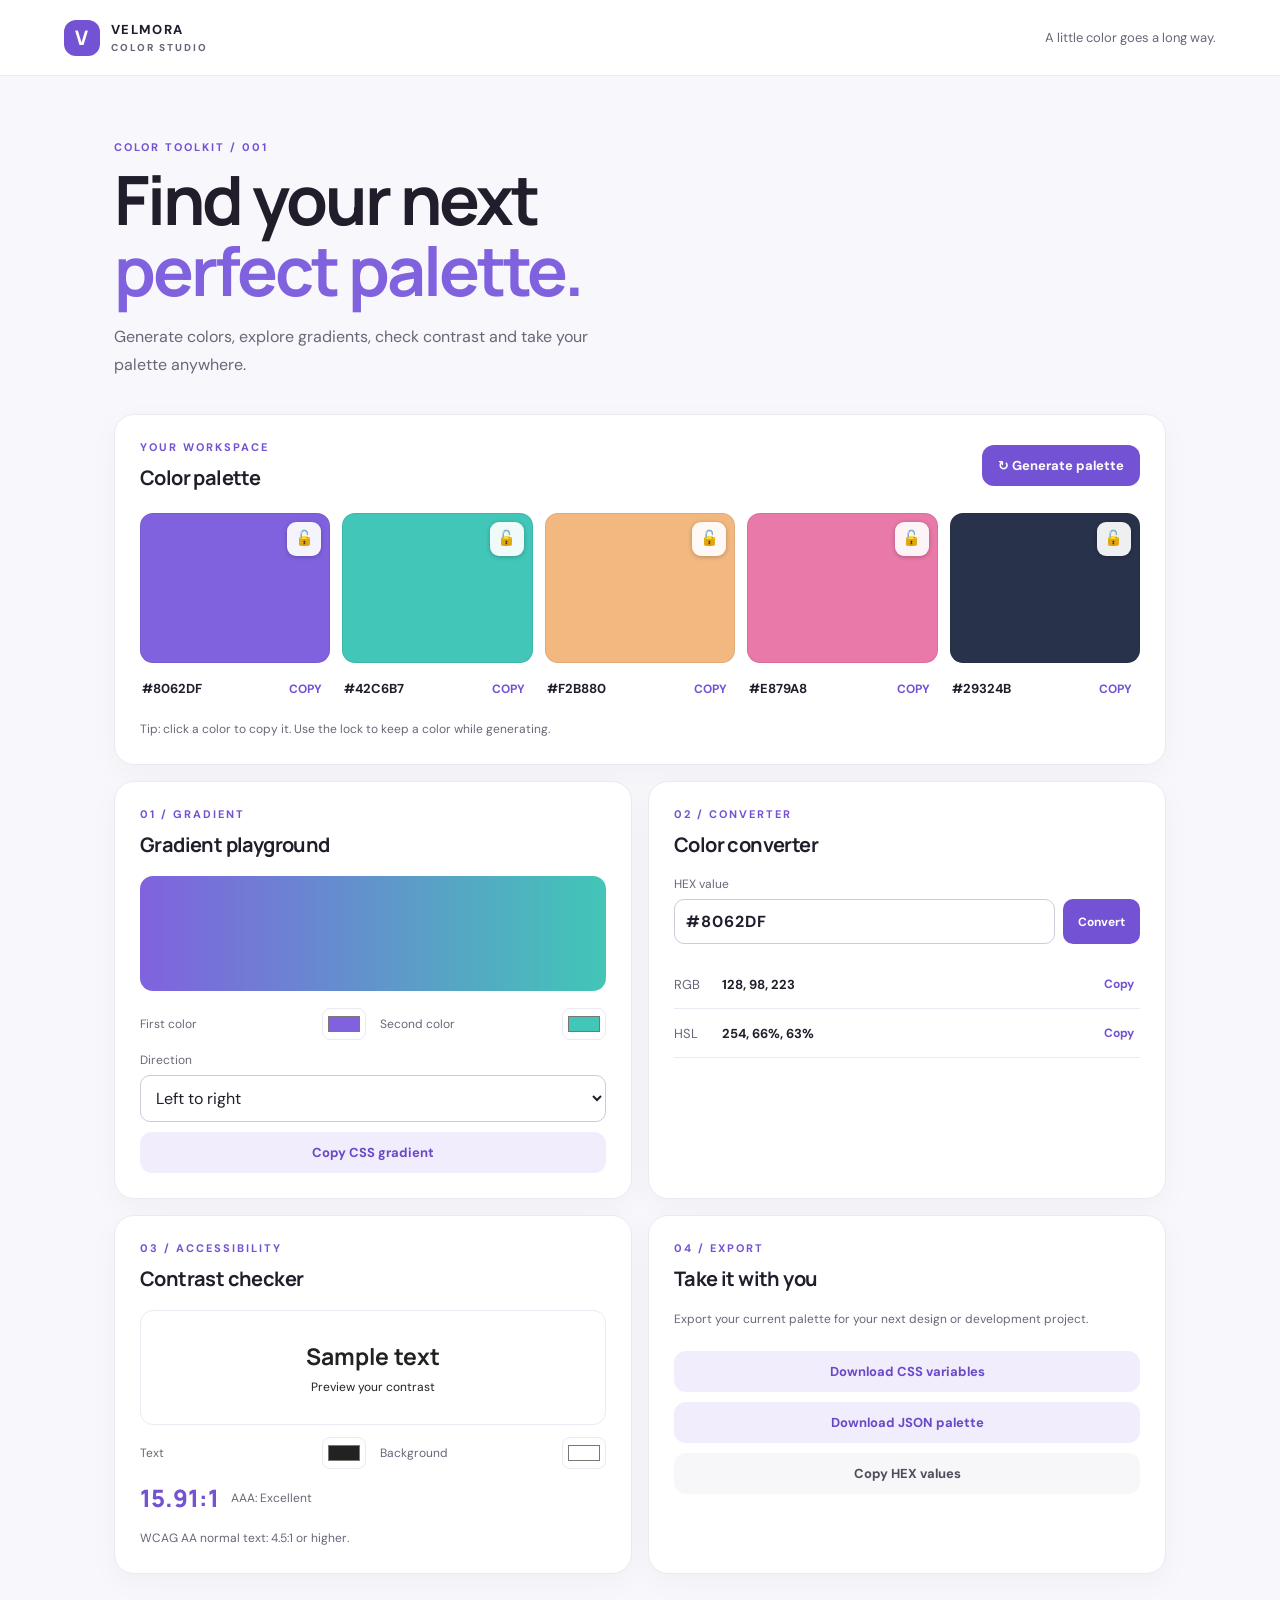
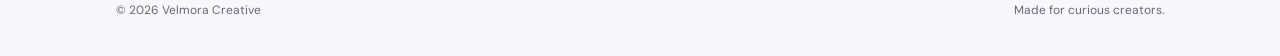
<file: index.html>
<!DOCTYPE html>
<html lang="en">
<head>
  <meta charset="UTF-8">
  <meta name="viewport" content="width=device-width, initial-scale=1.0">
  <meta name="theme-color" content="#8062df">
  <title>Color Palette Generator &amp; Contrast Checker | Velmora Color Studio</title>
  <meta name="description" content="Generate color palettes, build CSS gradients, convert HEX to RGB and HSL, check WCAG contrast, and export your palette as CSS or JSON.">
  <meta name="author" content="Velmora Creative">

  <!-- SEO: replace https://YOUR-DOMAIN.com with your real address before launch -->
  <!-- While the site is still private/staging, change the line below to: noindex, nofollow -->
  <!-- Switch back to "index, follow" on launch day -->
  <meta name="robots" content="index, follow, max-image-preview:large">
  <link rel="canonical" href="https://YOUR-DOMAIN.com/">

  <!-- Open Graph (Facebook, LinkedIn, WhatsApp, Slack, Discord) -->
  <meta property="og:type" content="website">
  <meta property="og:site_name" content="Velmora Color Studio">
  <meta property="og:title" content="Velmora Color Studio: Color Palette Generator &amp; Contrast Checker">
  <meta property="og:description" content="Generate palettes, explore gradients, check contrast and export your colors as CSS or JSON.">
  <meta property="og:url" content="https://YOUR-DOMAIN.com/">
  <meta property="og:image" content="https://YOUR-DOMAIN.com/og-image.png">
  <meta property="og:image:width" content="1200">
  <meta property="og:image:height" content="630">
  <meta property="og:image:alt" content="Velmora Color Studio: find your next perfect palette">
  <meta property="og:locale" content="en_US">

  <!-- Twitter / X -->
  <meta name="twitter:card" content="summary_large_image">
  <meta name="twitter:title" content="Velmora Color Studio: Color Palette Generator &amp; Contrast Checker">
  <meta name="twitter:description" content="Generate palettes, explore gradients, check contrast and export your colors as CSS or JSON.">
  <meta name="twitter:image" content="https://YOUR-DOMAIN.com/og-image.png">

  <!-- Structured data for Google -->
  <script type="application/ld+json">
  {
    "@context": "https://schema.org",
    "@graph": [
      {
        "@type": "WebApplication",
        "name": "Velmora Color Studio",
        "url": "https://YOUR-DOMAIN.com/",
        "description": "A color toolkit to generate palettes, explore gradients, convert HEX to RGB and HSL, check WCAG contrast, and export palettes as CSS variables or JSON.",
        "applicationCategory": "DesignApplication",
        "operatingSystem": "Any (runs in the browser)",
        "browserRequirements": "Requires JavaScript",
        "inLanguage": "en",
        "creator": { "@id": "https://YOUR-DOMAIN.com/#organization" }
      },
      {
        "@type": "Organization",
        "@id": "https://YOUR-DOMAIN.com/#organization",
        "name": "Velmora Creative",
        "url": "https://YOUR-DOMAIN.com/"
      }
    ]
  }
  </script>
  <!-- Inline favicon so there is no missing-file 404. Swap for favicon.png if you add one. -->
  <link rel="icon" href="data:image/svg+xml,%3Csvg xmlns='http://www.w3.org/2000/svg' viewBox='0 0 64 64'%3E%3Crect width='64' height='64' rx='18' fill='%238062df'/%3E%3Ctext x='32' y='45' font-size='38' font-weight='800' text-anchor='middle' fill='white' font-family='Arial,sans-serif'%3EV%3C/text%3E%3C/svg%3E">
  <link rel="preconnect" href="https://fonts.googleapis.com">
  <link rel="preconnect" href="https://fonts.gstatic.com" crossorigin>
  <link rel="stylesheet" href="https://fonts.googleapis.com/css2?family=DM+Sans:wght@400;500;600;700&family=Manrope:wght@400;500;600;700;800&display=swap">
  <link rel="stylesheet" href="style.css">
</head>
<body>
  <header class="topbar">
    <a class="brand" href="#" aria-label="Velmora Color Studio home">
      <span class="brand-mark" aria-hidden="true">V</span>
      <span>VELMORA <small>COLOR STUDIO</small></span>
    </a>
    <span class="top-note">A little color goes a long way.</span>
  </header>

  <main class="container">
    <section class="intro">
      <p class="eyebrow">COLOR TOOLKIT / 001</p>
      <h1>Find your next<br><span>perfect palette.</span></h1>
      <p class="intro-copy">Generate colors, explore gradients, check contrast and take your palette anywhere.</p>
    </section>

    <section class="panel palette-panel">
      <div class="section-heading">
        <div><p class="eyebrow">YOUR WORKSPACE</p><h2>Color palette</h2></div>
        <button class="button button-primary" id="generateBtn">↻ Generate palette</button>
      </div>
      <div class="swatches" id="swatches" role="group" aria-label="Color palette"></div>
      <noscript><p class="hint">Velmora Color Studio needs JavaScript to generate palettes, gradients and contrast checks. Please turn it on in your browser settings.</p></noscript>
      <p class="hint">Tip: click a color to copy it. Use the lock to keep a color while generating.</p>
    </section>

    <section class="tools-grid">
      <article class="panel">
        <p class="eyebrow">01 / GRADIENT</p>
        <h2>Gradient playground</h2>
        <div class="gradient-preview" id="gradientPreview" role="img" aria-label="Gradient preview"></div>
        <div class="field-row">
          <label>First color<input type="color" id="gradientA" value="#8062df"></label>
          <label>Second color<input type="color" id="gradientB" value="#42c6b7"></label>
        </div>
        <label class="field-label" for="gradientDirection">Direction</label>
        <select id="gradientDirection">
          <option value="to right">Left to right</option>
          <option value="to bottom">Top to bottom</option>
          <option value="135deg">Diagonal</option>
          <option value="to left">Right to left</option>
        </select>
        <button class="button button-secondary full" id="copyGradient">Copy CSS gradient</button>
      </article>

      <article class="panel">
        <p class="eyebrow">02 / CONVERTER</p>
        <h2>Color converter</h2>
        <label class="field-label" for="convertHex">HEX value</label>
        <div class="input-with-button"><input id="convertHex" value="#8062DF" maxlength="7" spellcheck="false" autocomplete="off"><button class="mini-button" id="convertBtn">Convert</button></div>
        <div class="conversion-list">
          <div><span>RGB</span><strong id="rgbValue">128, 98, 223</strong><button data-copy="rgbValue" aria-label="Copy RGB">Copy</button></div>
          <div><span>HSL</span><strong id="hslValue">255, 65%, 63%</strong><button data-copy="hslValue" aria-label="Copy HSL">Copy</button></div>
        </div>
        <p class="status" id="convertStatus" aria-live="polite"></p>
      </article>

      <article class="panel">
        <p class="eyebrow">03 / ACCESSIBILITY</p>
        <h2>Contrast checker</h2>
        <div class="contrast-preview" id="contrastPreview"><span>Sample text</span><small>Preview your contrast</small></div>
        <div class="field-row">
          <label>Text<input type="color" id="textColor" value="#222222"></label>
          <label>Background<input type="color" id="backgroundColor" value="#ffffff"></label>
        </div>
        <div class="contrast-result" aria-live="polite"><strong id="contrastRatio">15.9:1</strong><span id="contrastGrade">Excellent contrast</span></div>
        <p class="hint">WCAG AA normal text: 4.5:1 or higher.</p>
      </article>

      <article class="panel">
        <p class="eyebrow">04 / EXPORT</p>
        <h2>Take it with you</h2>
        <p class="muted">Export your current palette for your next design or development project.</p>
        <button class="button button-secondary full" id="exportCss">Download CSS variables</button>
        <button class="button button-secondary full" id="exportJson">Download JSON palette</button>
        <button class="button button-quiet full" id="copyPalette">Copy HEX values</button>
        <p class="status" id="exportStatus" aria-live="polite"></p>
      </article>
    </section>

    <footer><span>© 2026 Velmora Creative</span><span>Made for curious creators.</span></footer>
  </main>
  <script src="script.js"></script>
</body>
</html>
</file>
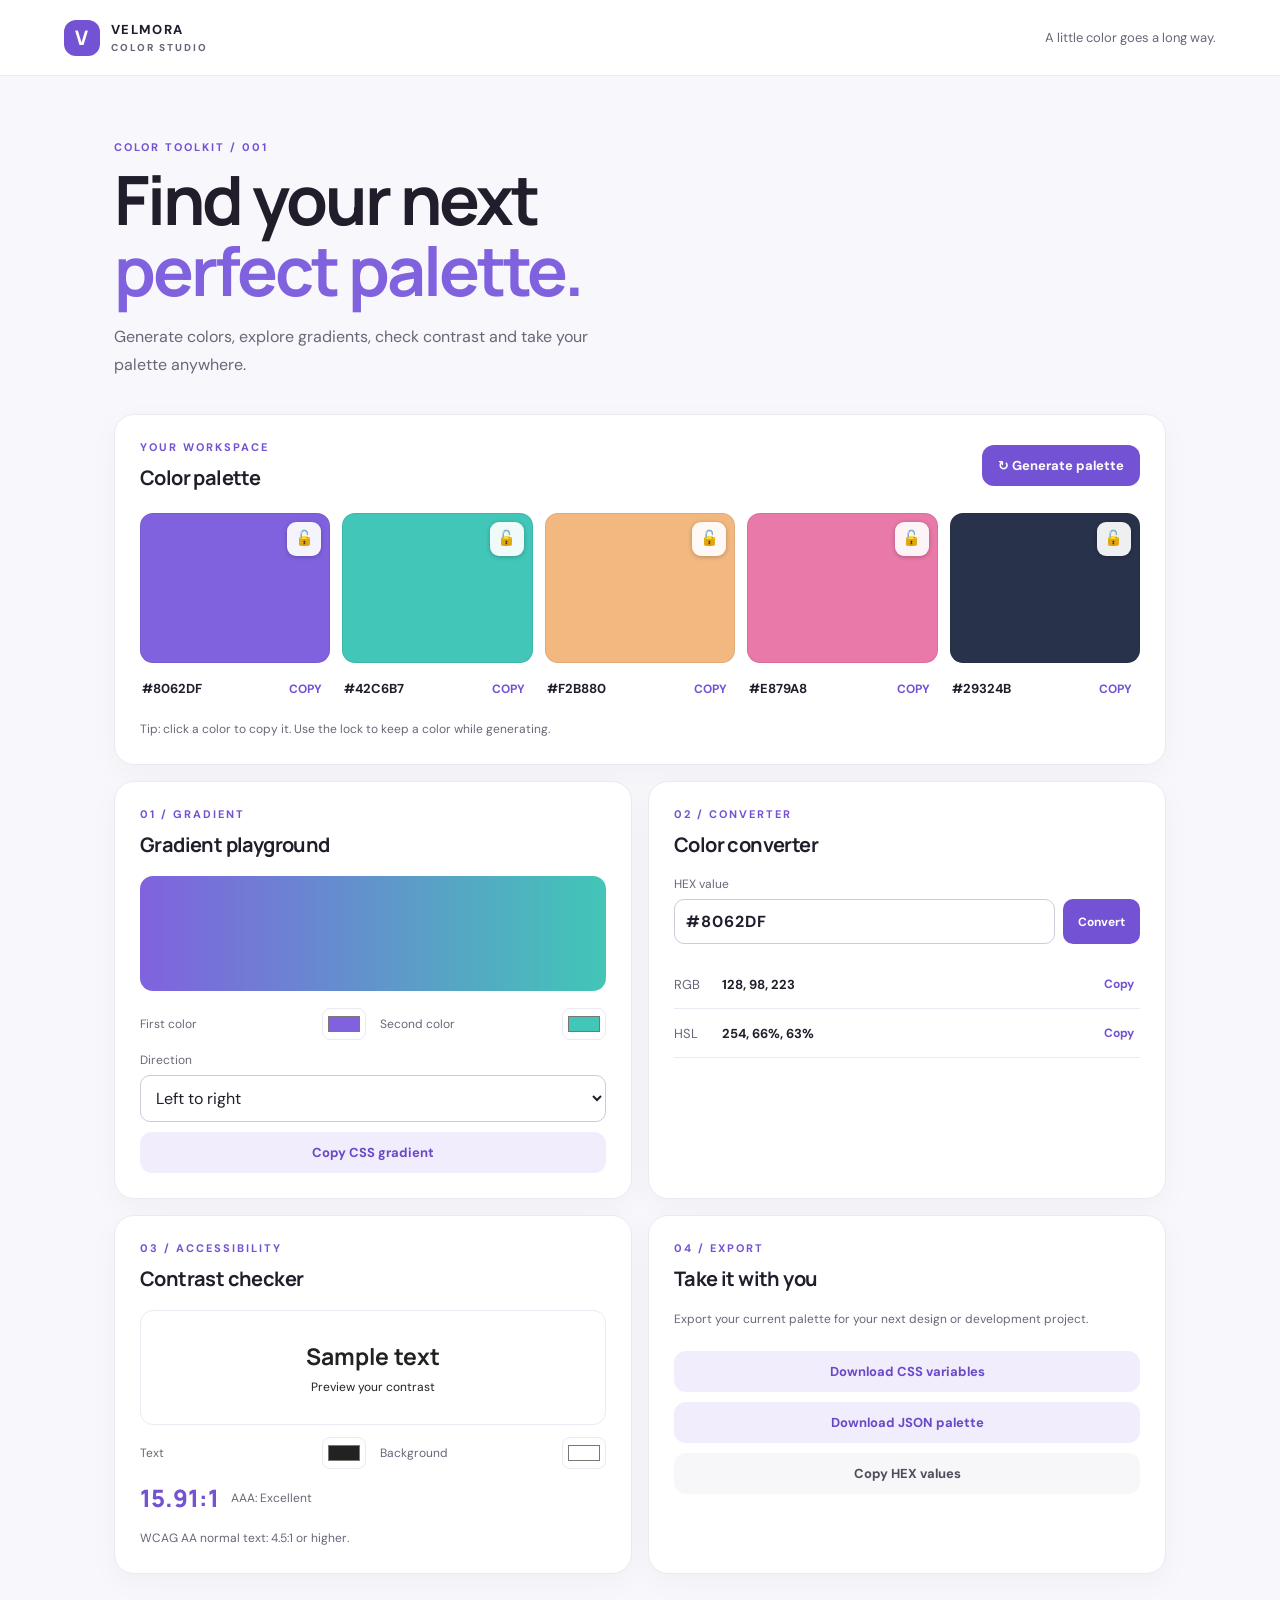
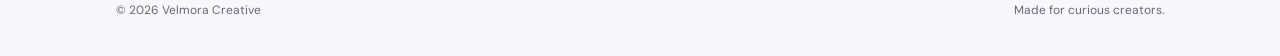
<file: public/index.html>
<!DOCTYPE html>
<html lang="en">
<head>
  <meta charset="UTF-8">
  <meta name="viewport" content="width=device-width, initial-scale=1.0">
  <meta name="theme-color" content="#8062df">
  <title>Color Palette Generator &amp; Contrast Checker | Velmora Color Studio</title>
  <meta name="description" content="Generate color palettes, build CSS gradients, convert HEX to RGB and HSL, check WCAG contrast, and export your palette as CSS or JSON.">
  <meta name="author" content="Velmora Creative">

  <!-- SEO: replace https://YOUR-DOMAIN.com with your real address before launch -->
  <!-- While the site is still private/staging, change the line below to: noindex, nofollow -->
  <!-- Switch back to "index, follow" on launch day -->
  <meta name="robots" content="index, follow, max-image-preview:large">
  <link rel="canonical" href="https://YOUR-DOMAIN.com/">

  <!-- Open Graph (Facebook, LinkedIn, WhatsApp, Slack, Discord) -->
  <meta property="og:type" content="website">
  <meta property="og:site_name" content="Velmora Color Studio">
  <meta property="og:title" content="Velmora Color Studio: Color Palette Generator &amp; Contrast Checker">
  <meta property="og:description" content="Generate palettes, explore gradients, check contrast and export your colors as CSS or JSON.">
  <meta property="og:url" content="https://YOUR-DOMAIN.com/">
  <meta property="og:image" content="https://YOUR-DOMAIN.com/og-image.png">
  <meta property="og:image:width" content="1200">
  <meta property="og:image:height" content="630">
  <meta property="og:image:alt" content="Velmora Color Studio: find your next perfect palette">
  <meta property="og:locale" content="en_US">

  <!-- Twitter / X -->
  <meta name="twitter:card" content="summary_large_image">
  <meta name="twitter:title" content="Velmora Color Studio: Color Palette Generator &amp; Contrast Checker">
  <meta name="twitter:description" content="Generate palettes, explore gradients, check contrast and export your colors as CSS or JSON.">
  <meta name="twitter:image" content="https://YOUR-DOMAIN.com/og-image.png">

  <!-- Structured data for Google -->
  <script type="application/ld+json">
  {
    "@context": "https://schema.org",
    "@graph": [
      {
        "@type": "WebApplication",
        "name": "Velmora Color Studio",
        "url": "https://YOUR-DOMAIN.com/",
        "description": "A color toolkit to generate palettes, explore gradients, convert HEX to RGB and HSL, check WCAG contrast, and export palettes as CSS variables or JSON.",
        "applicationCategory": "DesignApplication",
        "operatingSystem": "Any (runs in the browser)",
        "browserRequirements": "Requires JavaScript",
        "inLanguage": "en",
        "creator": { "@id": "https://YOUR-DOMAIN.com/#organization" }
      },
      {
        "@type": "Organization",
        "@id": "https://YOUR-DOMAIN.com/#organization",
        "name": "Velmora Creative",
        "url": "https://YOUR-DOMAIN.com/"
      }
    ]
  }
  </script>
  <!-- Inline favicon so there is no missing-file 404. Swap for favicon.png if you add one. -->
  <link rel="icon" href="data:image/svg+xml,%3Csvg xmlns='http://www.w3.org/2000/svg' viewBox='0 0 64 64'%3E%3Crect width='64' height='64' rx='18' fill='%238062df'/%3E%3Ctext x='32' y='45' font-size='38' font-weight='800' text-anchor='middle' fill='white' font-family='Arial,sans-serif'%3EV%3C/text%3E%3C/svg%3E">
  <link rel="preconnect" href="https://fonts.googleapis.com">
  <link rel="preconnect" href="https://fonts.gstatic.com" crossorigin>
  <link rel="stylesheet" href="https://fonts.googleapis.com/css2?family=DM+Sans:wght@400;500;600;700&family=Manrope:wght@400;500;600;700;800&display=swap">
  <link rel="stylesheet" href="style.css">
</head>
<body>
  <header class="topbar">
    <a class="brand" href="#" aria-label="Velmora Color Studio home">
      <span class="brand-mark" aria-hidden="true">V</span>
      <span>VELMORA <small>COLOR STUDIO</small></span>
    </a>
    <span class="top-note">A little color goes a long way.</span>
  </header>

  <main class="container">
    <section class="intro">
      <p class="eyebrow">COLOR TOOLKIT / 001</p>
      <h1>Find your next<br><span>perfect palette.</span></h1>
      <p class="intro-copy">Generate colors, explore gradients, check contrast and take your palette anywhere.</p>
    </section>

    <section class="panel palette-panel">
      <div class="section-heading">
        <div><p class="eyebrow">YOUR WORKSPACE</p><h2>Color palette</h2></div>
        <button class="button button-primary" id="generateBtn">↻ Generate palette</button>
      </div>
      <div class="swatches" id="swatches" role="group" aria-label="Color palette"></div>
      <noscript><p class="hint">Velmora Color Studio needs JavaScript to generate palettes, gradients and contrast checks. Please turn it on in your browser settings.</p></noscript>
      <p class="hint">Tip: click a color to copy it. Use the lock to keep a color while generating.</p>
    </section>

    <section class="tools-grid">
      <article class="panel">
        <p class="eyebrow">01 / GRADIENT</p>
        <h2>Gradient playground</h2>
        <div class="gradient-preview" id="gradientPreview" role="img" aria-label="Gradient preview"></div>
        <div class="field-row">
          <label>First color<input type="color" id="gradientA" value="#8062df"></label>
          <label>Second color<input type="color" id="gradientB" value="#42c6b7"></label>
        </div>
        <label class="field-label" for="gradientDirection">Direction</label>
        <select id="gradientDirection">
          <option value="to right">Left to right</option>
          <option value="to bottom">Top to bottom</option>
          <option value="135deg">Diagonal</option>
          <option value="to left">Right to left</option>
        </select>
        <button class="button button-secondary full" id="copyGradient">Copy CSS gradient</button>
      </article>

      <article class="panel">
        <p class="eyebrow">02 / CONVERTER</p>
        <h2>Color converter</h2>
        <label class="field-label" for="convertHex">HEX value</label>
        <div class="input-with-button"><input id="convertHex" value="#8062DF" maxlength="7" spellcheck="false" autocomplete="off"><button class="mini-button" id="convertBtn">Convert</button></div>
        <div class="conversion-list">
          <div><span>RGB</span><strong id="rgbValue">128, 98, 223</strong><button data-copy="rgbValue" aria-label="Copy RGB">Copy</button></div>
          <div><span>HSL</span><strong id="hslValue">255, 65%, 63%</strong><button data-copy="hslValue" aria-label="Copy HSL">Copy</button></div>
        </div>
        <p class="status" id="convertStatus" aria-live="polite"></p>
      </article>

      <article class="panel">
        <p class="eyebrow">03 / ACCESSIBILITY</p>
        <h2>Contrast checker</h2>
        <div class="contrast-preview" id="contrastPreview"><span>Sample text</span><small>Preview your contrast</small></div>
        <div class="field-row">
          <label>Text<input type="color" id="textColor" value="#222222"></label>
          <label>Background<input type="color" id="backgroundColor" value="#ffffff"></label>
        </div>
        <div class="contrast-result" aria-live="polite"><strong id="contrastRatio">15.9:1</strong><span id="contrastGrade">Excellent contrast</span></div>
        <p class="hint">WCAG AA normal text: 4.5:1 or higher.</p>
      </article>

      <article class="panel">
        <p class="eyebrow">04 / EXPORT</p>
        <h2>Take it with you</h2>
        <p class="muted">Export your current palette for your next design or development project.</p>
        <button class="button button-secondary full" id="exportCss">Download CSS variables</button>
        <button class="button button-secondary full" id="exportJson">Download JSON palette</button>
        <button class="button button-quiet full" id="copyPalette">Copy HEX values</button>
        <p class="status" id="exportStatus" aria-live="polite"></p>
      </article>
    </section>

    <footer><span>© 2026 Velmora Creative</span><span>Made for curious creators.</span></footer>
  </main>
  <script src="script.js"></script>
</body>
</html>
</file>
<file: style.css>
/* Fonts are loaded from index.html (<link>), not @import, so they don't block rendering. */

:root{
  --brand:#8062df;          /* decorative use + large text */
  --brand-strong:#7352d4;   /* buttons and small text: 5.4:1 on white */
  --ink:#211d2b;
  --muted:#6b6577;          /* 5.2:1 on the page background (was #777283, 4.3:1) */
  --line:#ece9f2;
  --surface:#fff;
  --bg:#f8f7fb;
  --radius:20px;
}
*{box-sizing:border-box}
body{margin:0;background:var(--bg);color:var(--ink);font-family:"DM Sans",system-ui,-apple-system,"Segoe UI",sans-serif}
button,input,select{font:inherit}

/* Visible keyboard focus everywhere */
:focus-visible{outline:3px solid var(--brand-strong);outline-offset:2px}
.swatch-color:focus-visible,.lock-button:focus-visible{outline-color:var(--ink);box-shadow:0 0 0 2px #fff}

.topbar{height:76px;padding:0 max(5vw,24px);display:flex;align-items:center;justify-content:space-between;background:#fff;border-bottom:1px solid var(--line)}
.brand{display:flex;align-items:center;gap:11px;text-decoration:none;color:var(--ink);font-weight:800;letter-spacing:1.3px;font-size:13px}
.brand small{display:block;font-size:10px;letter-spacing:2px;color:var(--muted);margin-top:3px}
.brand-mark{display:grid;place-items:center;width:36px;height:36px;border-radius:12px;background:var(--brand-strong);color:white;font:800 20px Manrope,system-ui,sans-serif}
.top-note{font-size:13px;color:var(--muted)}
.container{max-width:1100px;margin:0 auto;padding:64px 24px 30px}
.intro{max-width:650px;margin-bottom:36px}
.eyebrow{font-size:11px;letter-spacing:2px;font-weight:700;color:var(--brand-strong);margin:0 0 10px}
h1,h2{font-family:Manrope,system-ui,sans-serif;margin:0}
h1{font-size:clamp(42px,7vw,68px);line-height:1.04;letter-spacing:-3px}
h1 span{color:var(--brand)}
.intro-copy{color:var(--muted);font-size:16px;line-height:1.7;max-width:490px;margin:18px 0 0}
.panel{background:var(--surface);border:1px solid var(--line);border-radius:var(--radius);padding:25px;box-shadow:0 8px 30px rgba(35,25,65,.035)}
.section-heading{display:flex;align-items:center;justify-content:space-between;gap:16px;margin-bottom:22px}
h2{font-size:20px;letter-spacing:-.6px}

.button{border:0;border-radius:12px;padding:12px 16px;font-weight:700;font-size:13px;cursor:pointer;transition:transform .18s,background-color .18s}
.button:hover,.mini-button:hover{transform:translateY(-1px)}
.button-primary{background:var(--brand-strong);color:#fff}
.button-secondary{background:#f1edfc;color:#6849c6}
.button-quiet{background:#f7f6f9;color:#514b5c}
.full{width:100%;margin-top:10px}

/* Swatches: the color area is a real <button> so it works with keyboard and screen readers */
.swatches{display:grid;grid-template-columns:repeat(auto-fit,minmax(130px,1fr));gap:12px}
.swatch{min-width:0}
.swatch-tile{position:relative;transition:transform .2s}
.swatch-tile:hover{transform:translateY(-3px)}
.swatch-color{display:block;width:100%;height:150px;padding:0;border-radius:13px;cursor:pointer;border:1px solid rgba(0,0,0,.08)}
.lock-button{position:absolute;top:9px;right:9px;width:34px;height:34px;border:0;border-radius:9px;background:rgba(255,255,255,.92);box-shadow:0 1px 4px rgba(0,0,0,.25);cursor:pointer;font-size:15px;line-height:1}
.swatch-code{display:flex;align-items:center;justify-content:space-between;gap:5px;padding:10px 2px 0;font-size:13px;font-weight:700}
.swatch-code button,.conversion-list button{border:0;background:none;color:var(--brand-strong);font-size:12px;cursor:pointer;font-weight:700;padding:8px 6px;border-radius:8px}
.hint,.muted{color:var(--muted);font-size:12px;line-height:1.6}
.hint{margin:15px 0 0}

.tools-grid{display:grid;grid-template-columns:repeat(2,minmax(0,1fr));gap:16px;margin-top:16px}
.tools-grid .panel h2{margin-bottom:18px}
.gradient-preview{height:115px;border-radius:13px;margin-bottom:17px;background:linear-gradient(to right,#8062df,#42c6b7)}
.field-row{display:flex;gap:14px;margin:12px 0}
.field-row label{flex:1;display:flex;align-items:center;justify-content:space-between;gap:10px;color:var(--muted);font-size:12px}
input[type=color]{width:44px;height:32px;border:1px solid var(--line);border-radius:8px;background:#fff;padding:3px;cursor:pointer}
.field-label{display:block;color:var(--muted);font-size:12px;margin:12px 0 7px}
select,.input-with-button input{width:100%;border:1px solid #cfcad9;border-radius:10px;padding:11px;background:#fff;color:var(--ink)}
.input-with-button{display:flex;gap:8px}
.input-with-button input{min-width:0;font-weight:700;letter-spacing:1px}
.mini-button{border:0;border-radius:10px;padding:0 15px;background:var(--brand-strong);color:#fff;font-weight:700;font-size:12px;cursor:pointer;transition:transform .18s}
.conversion-list{margin-top:16px}
.conversion-list div{display:flex;align-items:center;gap:10px;padding:8px 0;border-bottom:1px solid var(--line);font-size:13px}
.conversion-list span{width:38px;color:var(--muted)}
.conversion-list strong{flex:1;font-size:13px}
.status{min-height:16px;color:var(--brand-strong);font-size:12px;margin:10px 0 0}
.contrast-preview{height:115px;border:1px solid var(--line);border-radius:13px;display:flex;flex-direction:column;align-items:center;justify-content:center;gap:7px;background:#fff;color:#222}
.contrast-preview span{font:700 23px Manrope,system-ui,sans-serif}
.contrast-preview small{font-size:12px}
.contrast-result{display:flex;align-items:center;gap:12px;margin-top:12px}
.contrast-result strong{font:800 24px Manrope,system-ui,sans-serif;color:var(--brand-strong)}
.contrast-result span{font-size:12px;color:var(--muted)}
footer{display:flex;justify-content:space-between;flex-wrap:wrap;gap:8px;padding:28px 2px 8px;color:var(--muted);font-size:12px}

/* Copy / download confirmation */
.toast{position:fixed;left:50%;bottom:24px;transform:translate(-50%,16px);background:var(--ink);color:#fff;padding:11px 18px;border-radius:12px;font-size:14px;font-weight:600;opacity:0;pointer-events:none;transition:opacity .2s,transform .2s;z-index:10;max-width:calc(100vw - 32px);text-align:center}
.toast.show{opacity:1;transform:translate(-50%,0)}

@media(max-width:700px){
  .container{padding:42px 16px 24px}
  .topbar{padding:0 16px}
  .top-note{display:none}
  .tools-grid{grid-template-columns:1fr}
  .swatches{grid-template-columns:repeat(2,1fr)}
  .swatch-color{height:125px}
  .section-heading{align-items:flex-start;flex-direction:column}
  .section-heading .button{width:100%}
  .panel{padding:19px}
  h1{letter-spacing:-2px}
  .field-row{flex-direction:column;gap:10px}
}

@media(prefers-reduced-motion:reduce){
  *,*::before,*::after{transition-duration:.01ms!important;animation-duration:.01ms!important}
  .button:hover,.mini-button:hover,.swatch-tile:hover{transform:none}
}
</file>
<file: public/style.css>
/* Fonts are loaded from index.html (<link>), not @import, so they don't block rendering. */

:root{
  --brand:#8062df;          /* decorative use + large text */
  --brand-strong:#7352d4;   /* buttons and small text: 5.4:1 on white */
  --ink:#211d2b;
  --muted:#6b6577;          /* 5.2:1 on the page background (was #777283, 4.3:1) */
  --line:#ece9f2;
  --surface:#fff;
  --bg:#f8f7fb;
  --radius:20px;
}
*{box-sizing:border-box}
body{margin:0;background:var(--bg);color:var(--ink);font-family:"DM Sans",system-ui,-apple-system,"Segoe UI",sans-serif}
button,input,select{font:inherit}

/* Visible keyboard focus everywhere */
:focus-visible{outline:3px solid var(--brand-strong);outline-offset:2px}
.swatch-color:focus-visible,.lock-button:focus-visible{outline-color:var(--ink);box-shadow:0 0 0 2px #fff}

.topbar{height:76px;padding:0 max(5vw,24px);display:flex;align-items:center;justify-content:space-between;background:#fff;border-bottom:1px solid var(--line)}
.brand{display:flex;align-items:center;gap:11px;text-decoration:none;color:var(--ink);font-weight:800;letter-spacing:1.3px;font-size:13px}
.brand small{display:block;font-size:10px;letter-spacing:2px;color:var(--muted);margin-top:3px}
.brand-mark{display:grid;place-items:center;width:36px;height:36px;border-radius:12px;background:var(--brand-strong);color:white;font:800 20px Manrope,system-ui,sans-serif}
.top-note{font-size:13px;color:var(--muted)}
.container{max-width:1100px;margin:0 auto;padding:64px 24px 30px}
.intro{max-width:650px;margin-bottom:36px}
.eyebrow{font-size:11px;letter-spacing:2px;font-weight:700;color:var(--brand-strong);margin:0 0 10px}
h1,h2{font-family:Manrope,system-ui,sans-serif;margin:0}
h1{font-size:clamp(42px,7vw,68px);line-height:1.04;letter-spacing:-3px}
h1 span{color:var(--brand)}
.intro-copy{color:var(--muted);font-size:16px;line-height:1.7;max-width:490px;margin:18px 0 0}
.panel{background:var(--surface);border:1px solid var(--line);border-radius:var(--radius);padding:25px;box-shadow:0 8px 30px rgba(35,25,65,.035)}
.section-heading{display:flex;align-items:center;justify-content:space-between;gap:16px;margin-bottom:22px}
h2{font-size:20px;letter-spacing:-.6px}

.button{border:0;border-radius:12px;padding:12px 16px;font-weight:700;font-size:13px;cursor:pointer;transition:transform .18s,background-color .18s}
.button:hover,.mini-button:hover{transform:translateY(-1px)}
.button-primary{background:var(--brand-strong);color:#fff}
.button-secondary{background:#f1edfc;color:#6849c6}
.button-quiet{background:#f7f6f9;color:#514b5c}
.full{width:100%;margin-top:10px}

/* Swatches: the color area is a real <button> so it works with keyboard and screen readers */
.swatches{display:grid;grid-template-columns:repeat(auto-fit,minmax(130px,1fr));gap:12px}
.swatch{min-width:0}
.swatch-tile{position:relative;transition:transform .2s}
.swatch-tile:hover{transform:translateY(-3px)}
.swatch-color{display:block;width:100%;height:150px;padding:0;border-radius:13px;cursor:pointer;border:1px solid rgba(0,0,0,.08)}
.lock-button{position:absolute;top:9px;right:9px;width:34px;height:34px;border:0;border-radius:9px;background:rgba(255,255,255,.92);box-shadow:0 1px 4px rgba(0,0,0,.25);cursor:pointer;font-size:15px;line-height:1}
.swatch-code{display:flex;align-items:center;justify-content:space-between;gap:5px;padding:10px 2px 0;font-size:13px;font-weight:700}
.swatch-code button,.conversion-list button{border:0;background:none;color:var(--brand-strong);font-size:12px;cursor:pointer;font-weight:700;padding:8px 6px;border-radius:8px}
.hint,.muted{color:var(--muted);font-size:12px;line-height:1.6}
.hint{margin:15px 0 0}

.tools-grid{display:grid;grid-template-columns:repeat(2,minmax(0,1fr));gap:16px;margin-top:16px}
.tools-grid .panel h2{margin-bottom:18px}
.gradient-preview{height:115px;border-radius:13px;margin-bottom:17px;background:linear-gradient(to right,#8062df,#42c6b7)}
.field-row{display:flex;gap:14px;margin:12px 0}
.field-row label{flex:1;display:flex;align-items:center;justify-content:space-between;gap:10px;color:var(--muted);font-size:12px}
input[type=color]{width:44px;height:32px;border:1px solid var(--line);border-radius:8px;background:#fff;padding:3px;cursor:pointer}
.field-label{display:block;color:var(--muted);font-size:12px;margin:12px 0 7px}
select,.input-with-button input{width:100%;border:1px solid #cfcad9;border-radius:10px;padding:11px;background:#fff;color:var(--ink)}
.input-with-button{display:flex;gap:8px}
.input-with-button input{min-width:0;font-weight:700;letter-spacing:1px}
.mini-button{border:0;border-radius:10px;padding:0 15px;background:var(--brand-strong);color:#fff;font-weight:700;font-size:12px;cursor:pointer;transition:transform .18s}
.conversion-list{margin-top:16px}
.conversion-list div{display:flex;align-items:center;gap:10px;padding:8px 0;border-bottom:1px solid var(--line);font-size:13px}
.conversion-list span{width:38px;color:var(--muted)}
.conversion-list strong{flex:1;font-size:13px}
.status{min-height:16px;color:var(--brand-strong);font-size:12px;margin:10px 0 0}
.contrast-preview{height:115px;border:1px solid var(--line);border-radius:13px;display:flex;flex-direction:column;align-items:center;justify-content:center;gap:7px;background:#fff;color:#222}
.contrast-preview span{font:700 23px Manrope,system-ui,sans-serif}
.contrast-preview small{font-size:12px}
.contrast-result{display:flex;align-items:center;gap:12px;margin-top:12px}
.contrast-result strong{font:800 24px Manrope,system-ui,sans-serif;color:var(--brand-strong)}
.contrast-result span{font-size:12px;color:var(--muted)}
footer{display:flex;justify-content:space-between;flex-wrap:wrap;gap:8px;padding:28px 2px 8px;color:var(--muted);font-size:12px}

/* Copy / download confirmation */
.toast{position:fixed;left:50%;bottom:24px;transform:translate(-50%,16px);background:var(--ink);color:#fff;padding:11px 18px;border-radius:12px;font-size:14px;font-weight:600;opacity:0;pointer-events:none;transition:opacity .2s,transform .2s;z-index:10;max-width:calc(100vw - 32px);text-align:center}
.toast.show{opacity:1;transform:translate(-50%,0)}

@media(max-width:700px){
  .container{padding:42px 16px 24px}
  .topbar{padding:0 16px}
  .top-note{display:none}
  .tools-grid{grid-template-columns:1fr}
  .swatches{grid-template-columns:repeat(2,1fr)}
  .swatch-color{height:125px}
  .section-heading{align-items:flex-start;flex-direction:column}
  .section-heading .button{width:100%}
  .panel{padding:19px}
  h1{letter-spacing:-2px}
  .field-row{flex-direction:column;gap:10px}
}

@media(prefers-reduced-motion:reduce){
  *,*::before,*::after{transition-duration:.01ms!important;animation-duration:.01ms!important}
  .button:hover,.mini-button:hover,.swatch-tile:hover{transform:none}
}
</file>
